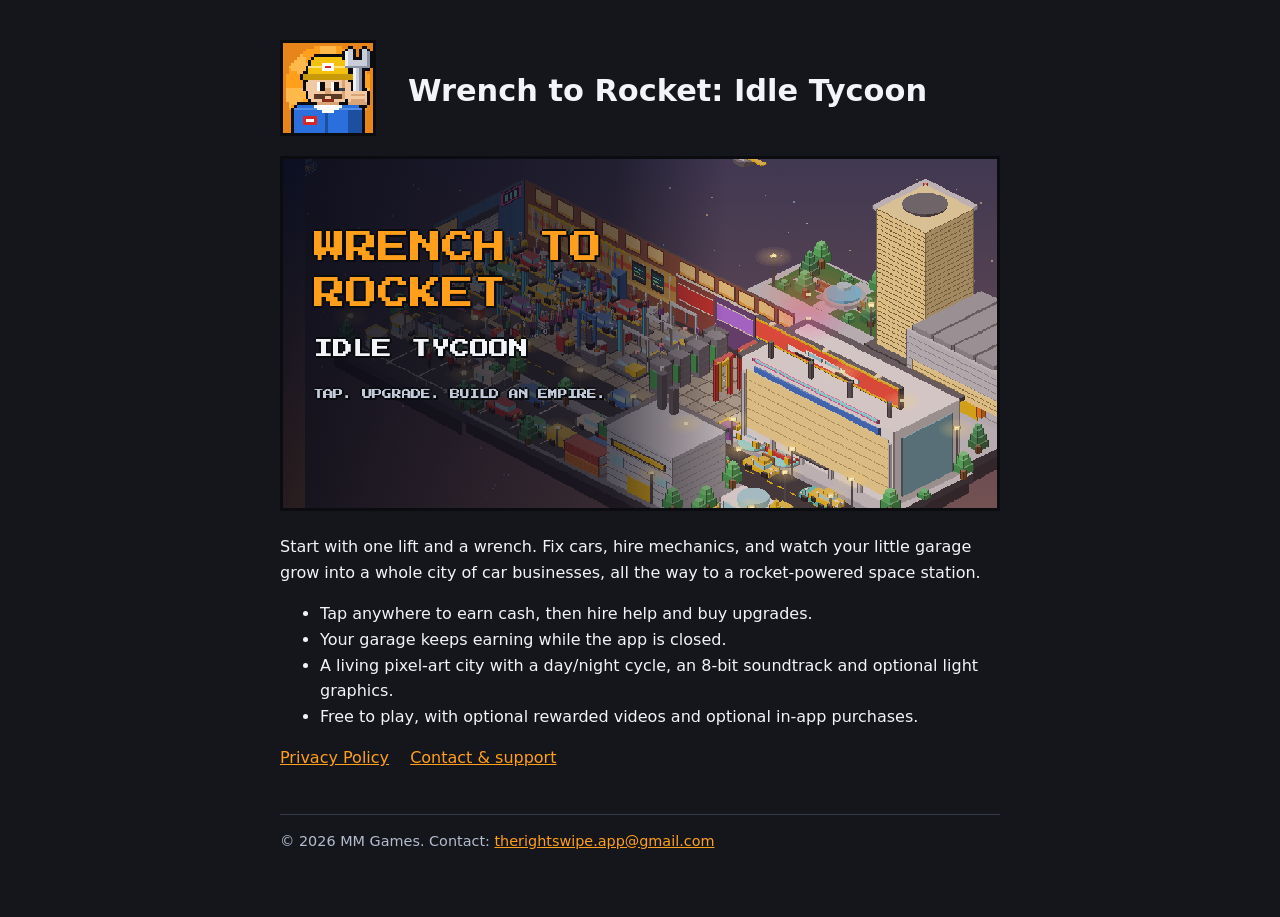
<file: index.html>
<!doctype html>
<html lang="en">
<head>
<meta charset="utf-8">
<meta name="viewport" content="width=device-width,initial-scale=1">
<title>Wrench to Rocket: Idle Tycoon</title>
<meta name="description" content="Go from a one-bay garage to a rocket-powered empire. Tap, upgrade, and idle!">
<link rel="stylesheet" href="style.css">
<link rel="icon" href="icon.png">
</head>
<body>
<main>
  <div class="head"><img class="icon" src="icon.png" alt="Wrench to Rocket app icon: a pixel-art mechanic holding a wrench"><h1>Wrench to Rocket: Idle Tycoon</h1></div>
  <img class="banner" src="banner.png" alt="A pixel-art city grown from a small garage, with a glass tower and a dealership at dusk">
  <p>Start with one lift and a wrench. Fix cars, hire mechanics, and watch your little garage grow into a whole city of car businesses, all the way to a rocket-powered space station.</p>
  <ul>
    <li>Tap anywhere to earn cash, then hire help and buy upgrades.</li>
    <li>Your garage keeps earning while the app is closed.</li>
    <li>A living pixel-art city with a day/night cycle, an 8-bit soundtrack and optional light graphics.</li>
    <li>Free to play, with optional rewarded videos and optional in-app purchases.</li>
  </ul>
  <nav><a href="privacy.html">Privacy Policy</a> <a href="mailto:therightswipe.app@gmail.com">Contact &amp; support</a></nav>
  <footer>&copy; 2026 MM Games. Contact: <a href="mailto:therightswipe.app@gmail.com">therightswipe.app@gmail.com</a></footer>
</main>
</body>
</html>
</file>
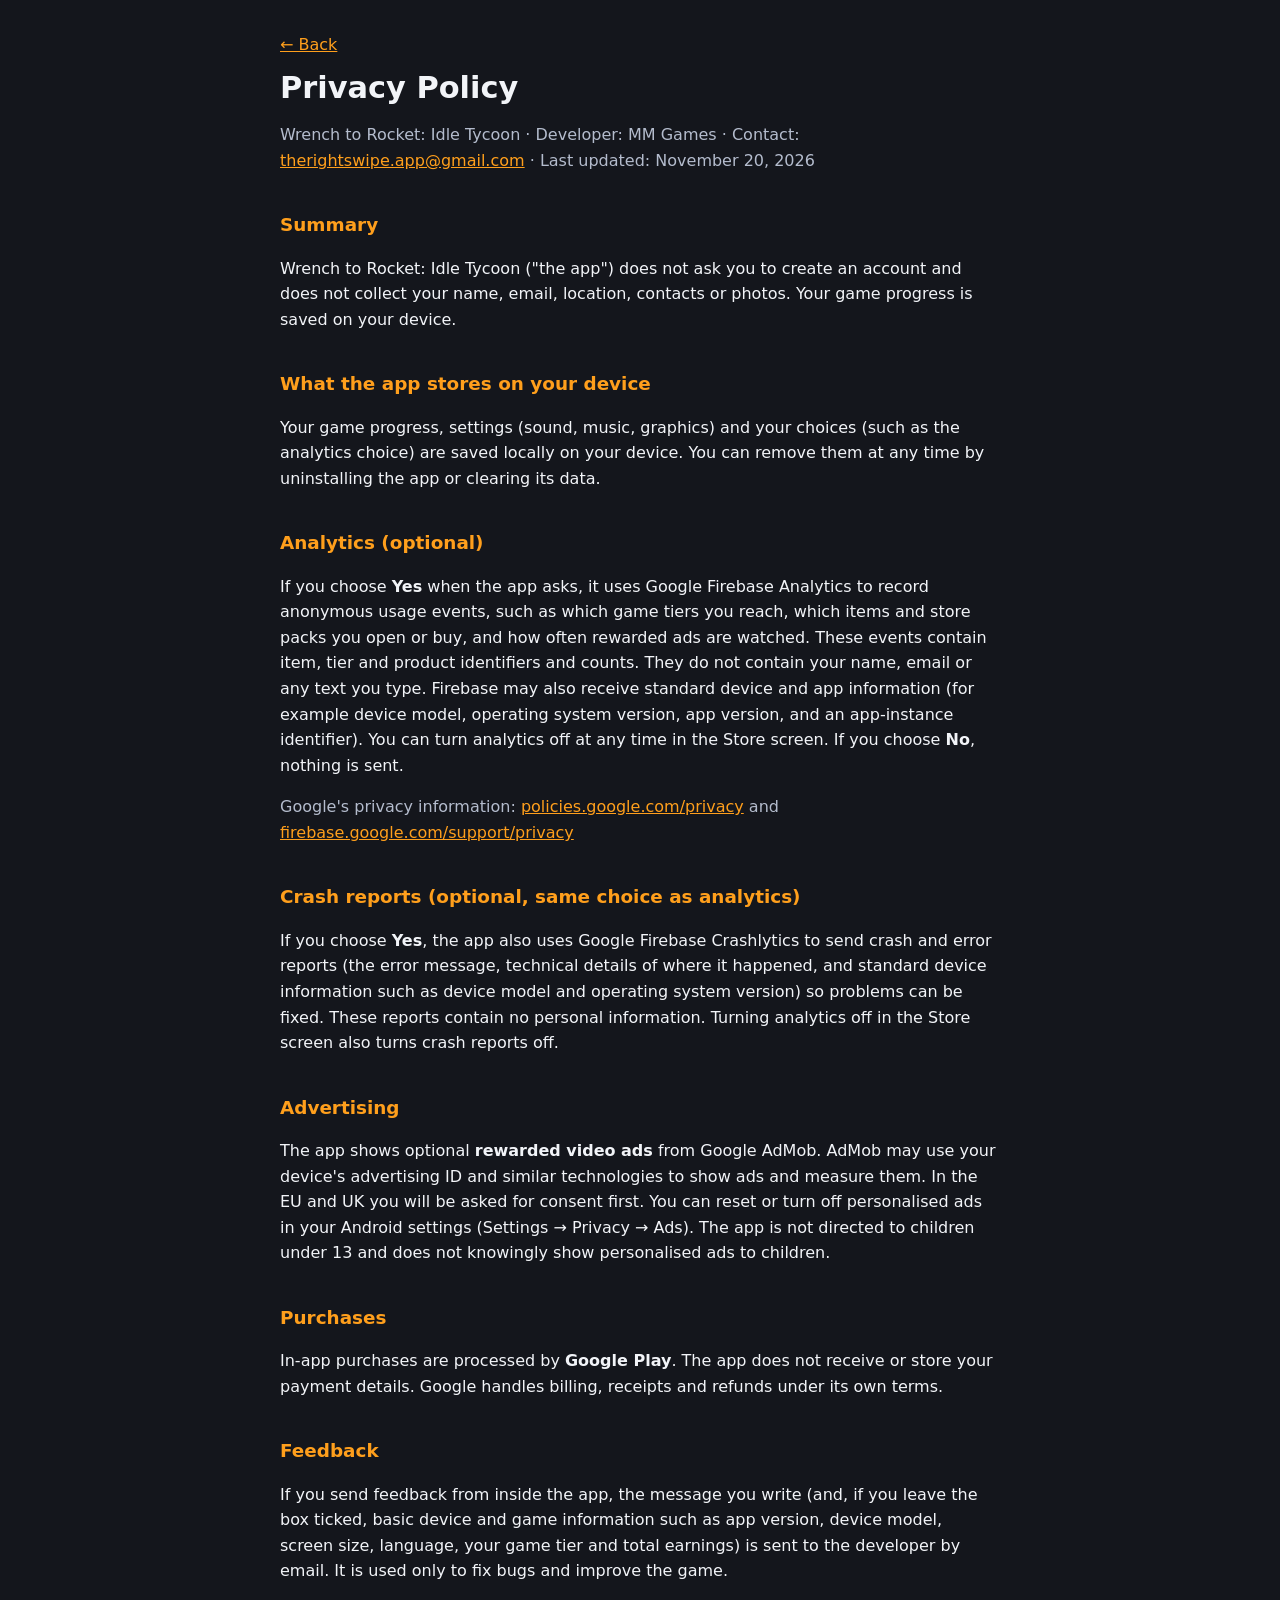
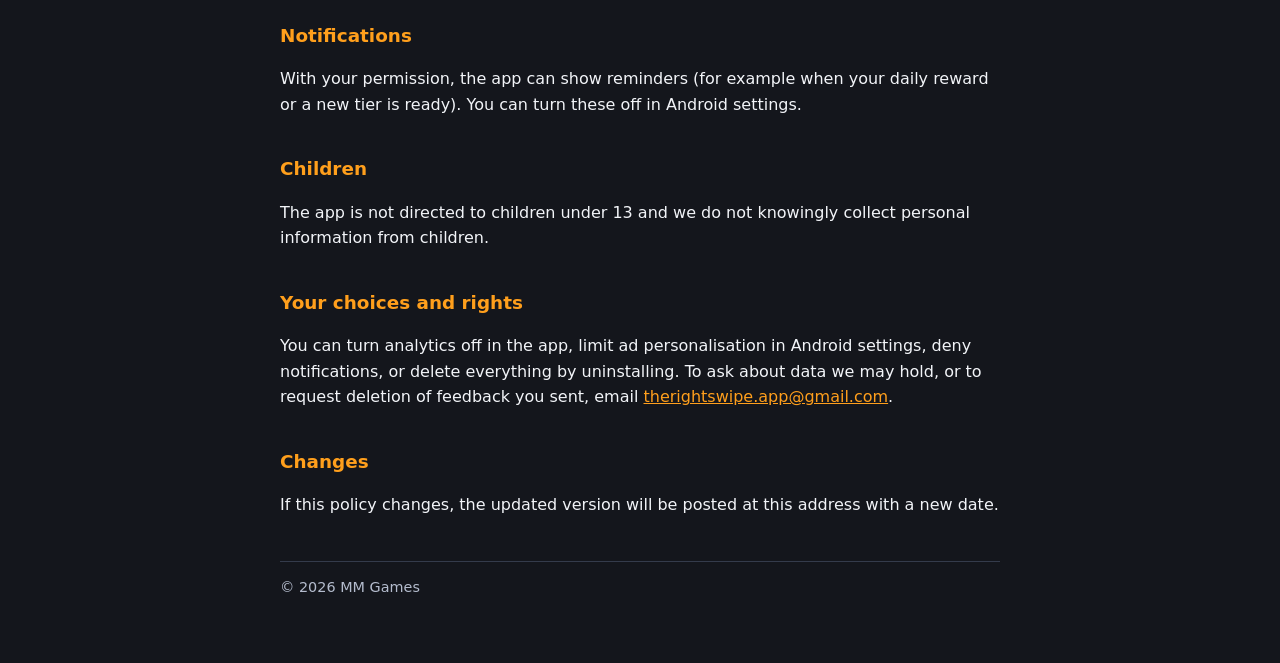
<file: privacy.html>
<!doctype html>
<html lang="en">
<head>
<meta charset="utf-8">
<meta name="viewport" content="width=device-width,initial-scale=1">
<title>Privacy Policy: Wrench to Rocket: Idle Tycoon</title>
<link rel="stylesheet" href="style.css">
<link rel="icon" href="icon.png">
</head>
<body>
<main>
<nav><a href="index.html">&larr; Back</a></nav>
<h1>Privacy Policy</h1>
<p class="muted">Wrench to Rocket: Idle Tycoon &middot; Developer: MM Games &middot; Contact: <a href="mailto:therightswipe.app@gmail.com">therightswipe.app@gmail.com</a> &middot; Last updated: November 20, 2026</p>

<h2>Summary</h2>
<p>Wrench to Rocket: Idle Tycoon ("the app") does not ask you to create an account and does not collect your name, email, location, contacts or photos. Your game progress is saved on your device.</p>

<h2>What the app stores on your device</h2>
<p>Your game progress, settings (sound, music, graphics) and your choices (such as the analytics choice) are saved locally on your device. You can remove them at any time by uninstalling the app or clearing its data.</p>

<h2>Analytics (optional)</h2>
<p>If you choose <strong>Yes</strong> when the app asks, it uses Google Firebase Analytics to record anonymous usage events, such as which game tiers you reach, which items and store packs you open or buy, and how often rewarded ads are watched. These events contain item, tier and product identifiers and counts. They do not contain your name, email or any text you type. Firebase may also receive standard device and app information (for example device model, operating system version, app version, and an app-instance identifier). You can turn analytics off at any time in the Store screen. If you choose <strong>No</strong>, nothing is sent.</p>
<p class="muted">Google's privacy information: <a href="https://policies.google.com/privacy">policies.google.com/privacy</a> and <a href="https://firebase.google.com/support/privacy">firebase.google.com/support/privacy</a></p>

<h2>Crash reports (optional, same choice as analytics)</h2>
<p>If you choose <strong>Yes</strong>, the app also uses Google Firebase Crashlytics to send crash and error reports (the error message, technical details of where it happened, and standard device information such as device model and operating system version) so problems can be fixed. These reports contain no personal information. Turning analytics off in the Store screen also turns crash reports off.</p>

<h2>Advertising</h2>
<p>The app shows optional <strong>rewarded video ads</strong> from Google AdMob. AdMob may use your device's advertising ID and similar technologies to show ads and measure them. In the EU and UK you will be asked for consent first. You can reset or turn off personalised ads in your Android settings (Settings &rarr; Privacy &rarr; Ads). The app is not directed to children under 13 and does not knowingly show personalised ads to children.</p>

<h2>Purchases</h2>
<p>In-app purchases are processed by <strong>Google Play</strong>. The app does not receive or store your payment details. Google handles billing, receipts and refunds under its own terms.</p>

<h2>Feedback</h2>
<p>If you send feedback from inside the app, the message you write (and, if you leave the box ticked, basic device and game information such as app version, device model, screen size, language, your game tier and total earnings) is sent to the developer by email. It is used only to fix bugs and improve the game.</p>

<h2>Notifications</h2>
<p>With your permission, the app can show reminders (for example when your daily reward or a new tier is ready). You can turn these off in Android settings.</p>

<h2>Children</h2>
<p>The app is not directed to children under 13 and we do not knowingly collect personal information from children.</p>

<h2>Your choices and rights</h2>
<p>You can turn analytics off in the app, limit ad personalisation in Android settings, deny notifications, or delete everything by uninstalling. To ask about data we may hold, or to request deletion of feedback you sent, email <a href="mailto:therightswipe.app@gmail.com">therightswipe.app@gmail.com</a>.</p>

<h2>Changes</h2>
<p>If this policy changes, the updated version will be posted at this address with a new date.</p>
<footer>&copy; 2026 MM Games</footer>
</main>
</body>
</html>
</file>
<file: style.css>
:root { color-scheme: dark; --bg:#14161c; --panel:#1f232d; --text:#f2f4f8; --muted:#b4bccd; --accent:#ff9f1c; --border:#343b4b; }
* { box-sizing: border-box; }
body { margin:0; background:var(--bg); color:var(--text); font:16px/1.6 system-ui,"Segoe UI",Roboto,sans-serif; }
main { max-width: 760px; margin: 0 auto; padding: 32px 20px 64px; }
h1 { font-size: 1.9rem; line-height: 1.2; margin: .4em 0 .2em; }
h2 { font-size: 1.15rem; margin: 2em 0 .4em; color: var(--accent); }
p, li { color: var(--text); }
.muted { color: var(--muted); }
a { color: var(--accent); }
img.banner { width: 100%; height: auto; border: 3px solid #0b0c10; image-rendering: pixelated; }
img.icon { width: 96px; height: 96px; border: 3px solid #0b0c10; image-rendering: pixelated; vertical-align: middle; margin-right: 16px; }
.head { display:flex; align-items:center; gap:16px; margin: 8px 0 20px; }
nav a { margin-right: 16px; }
footer { margin-top: 3em; color: var(--muted); font-size: .9rem; border-top: 1px solid var(--border); padding-top: 1em; }
</file>
